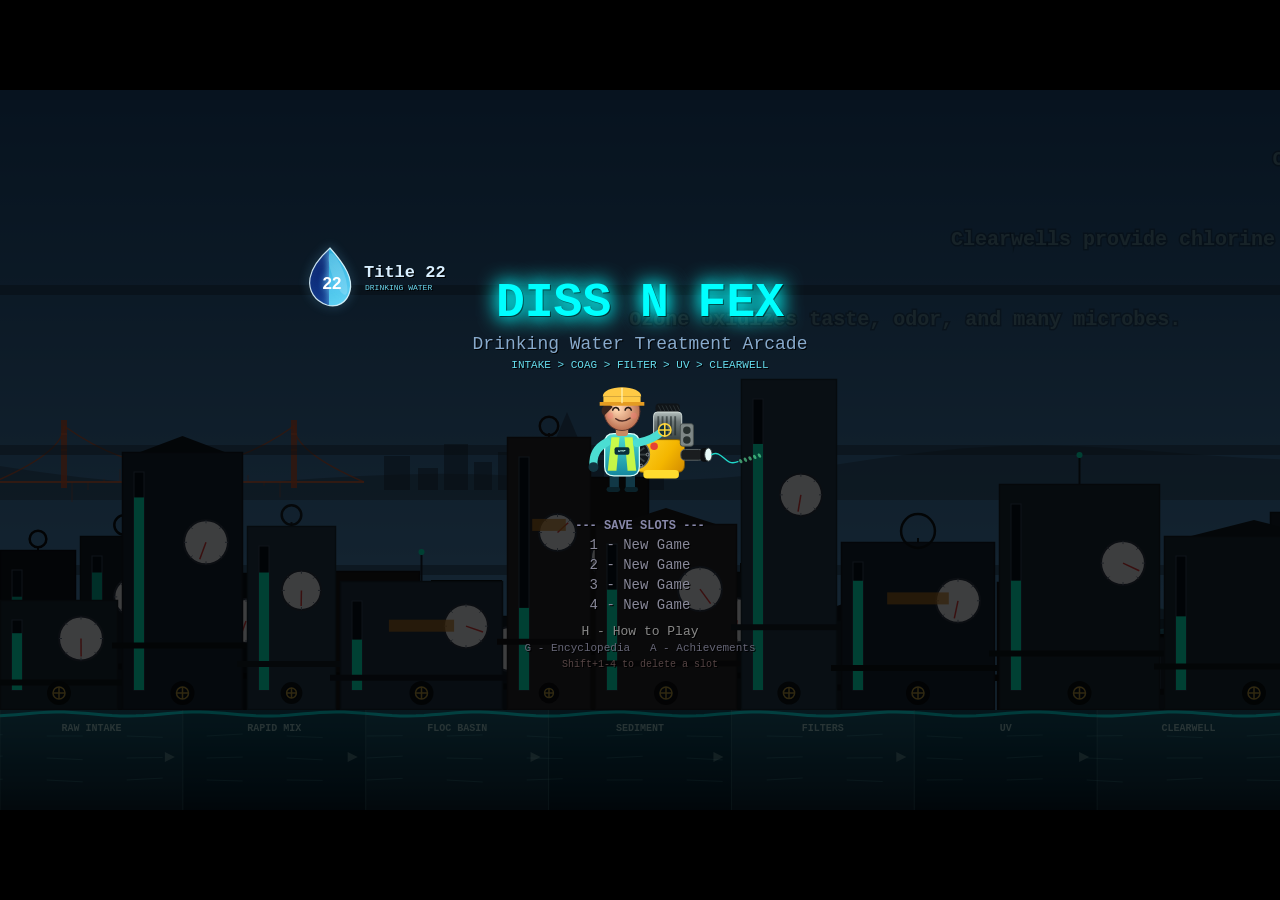
<file: index.html>
<!DOCTYPE html>
<html lang="en">
<head>
    <meta charset="UTF-8">
    <meta name="viewport" content="width=device-width, initial-scale=1.0">
    <title>Diss N Fex - Drinking Water Treatment</title>
    <link rel="stylesheet" href="css/style.css">
</head>
<body>
    <canvas id="gameCanvas"></canvas>

    <!-- Foundation -->
    <script src="js/config.js"></script>
    <script src="js/input.js"></script>
    <script src="js/camera.js"></script>

    <!-- Audio -->
    <script src="js/audio/sfx.js"></script>
    <script src="js/audio/music.js"></script>

    <!-- World -->
    <script src="js/world/building.js?v=wtp-cleanup-20260608"></script>
    <script src="js/world/city.js"></script>
    <script src="js/world/basin-effects.js"></script>

    <!-- Entities -->
    <script src="js/entities/particle.js"></script>
    <script src="js/entities/projectile.js"></script>
    <script src="js/entities/people-types.js"></script>
    <script src="js/entities/pedestrian.js"></script>
    <script src="js/entities/pedestrian-behavior.js"></script>
    <script src="js/entities/operator-rig.js"></script>

    <!-- Systems -->
    <script src="js/systems/collision.js"></script>
    <script src="js/systems/scoring.js"></script>
    <script src="js/systems/waves.js"></script>
    <script src="js/systems/powerups.js"></script>
    <script src="js/systems/treatment-objectives.js"></script>
    <script src="js/systems/progression.js"></script>
    <script src="js/systems/achievements.js"></script>
    <script src="js/systems/save-system.js"></script>
    <script src="js/systems/notification-system.js"></script>
    <script src="js/systems/combo-effects-system.js?v=wtp-cleanup-20260608"></script>

    <!-- UI -->
    <script src="js/ui/text-popup.js"></script>
    <script src="js/ui/hud.js"></script>
    <script src="js/ui/touch-controls.js"></script>
    <script src="js/ui/tutorial.js"></script>
    <script src="js/ui/menu.js"></script>

    <!-- Main -->
    <script src="js/main.js?v=wtp-cleanup-20260608"></script>
</body>
</html>
</file>
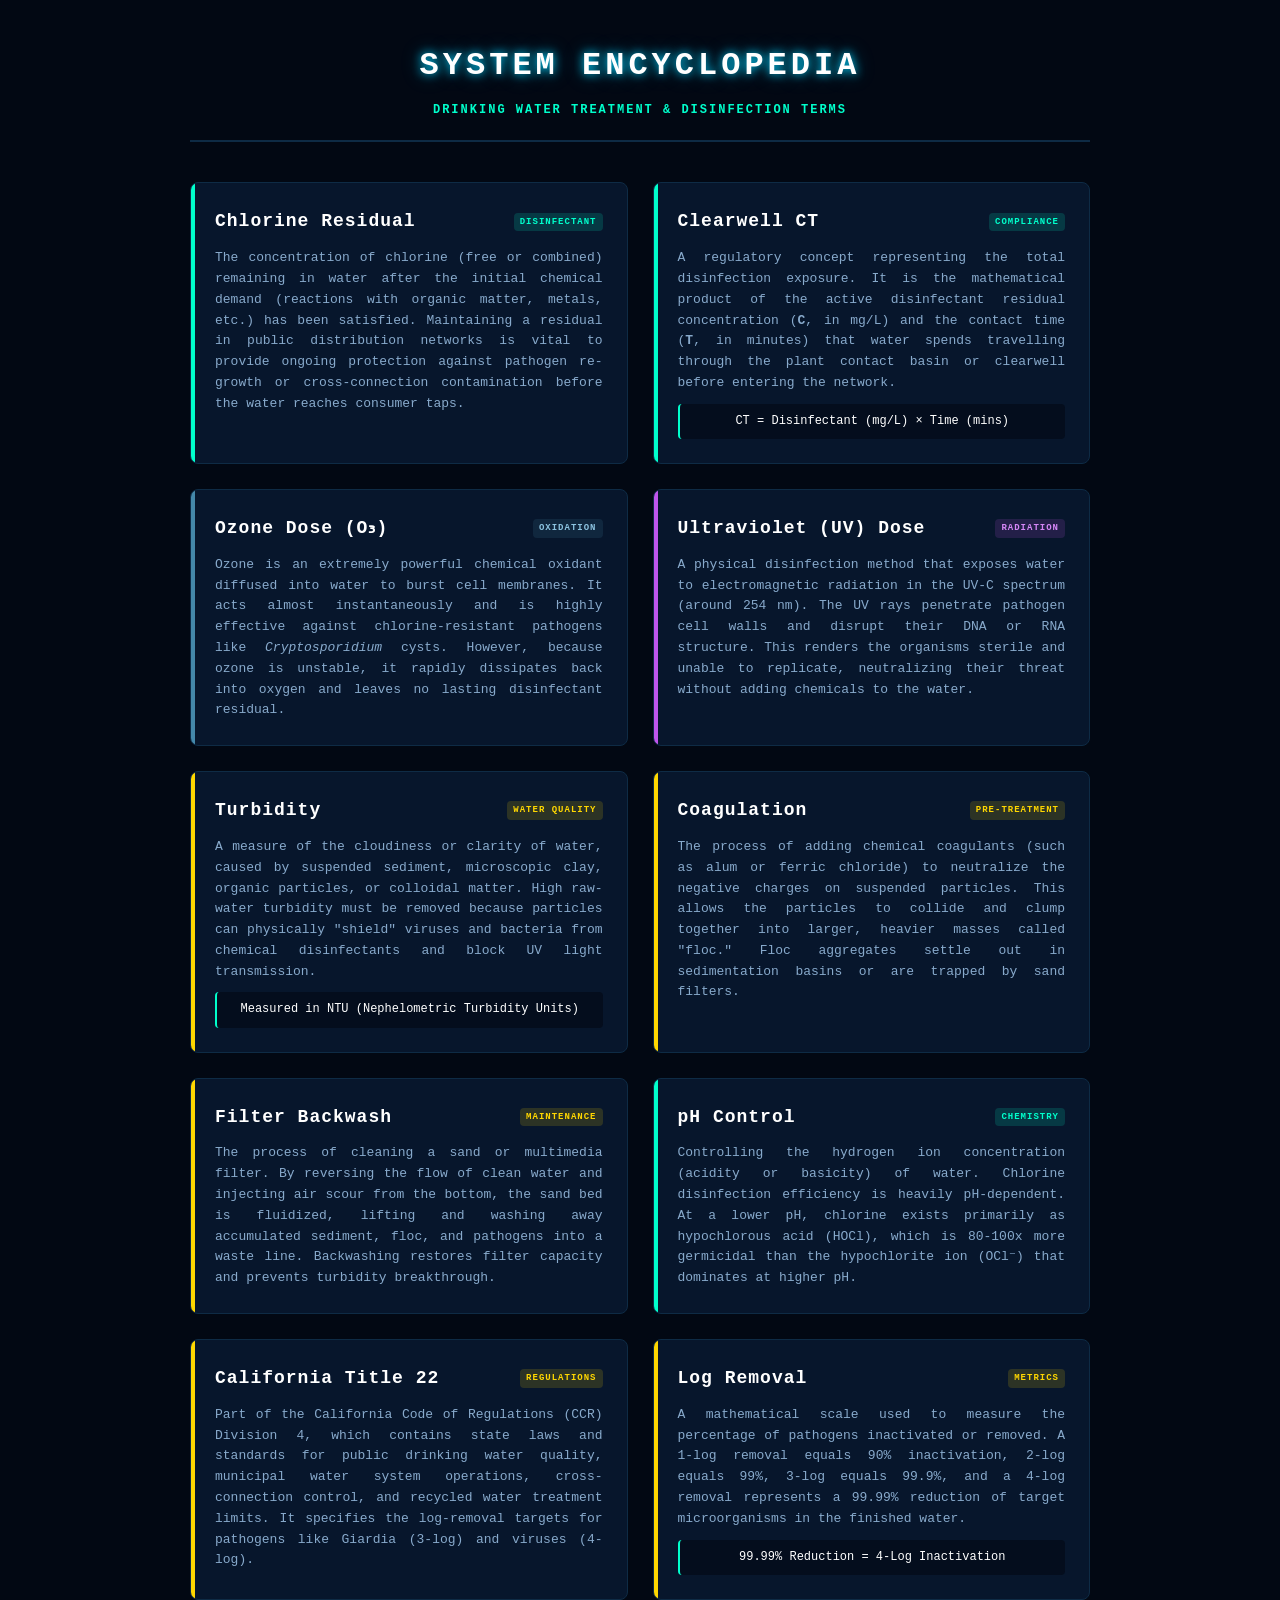
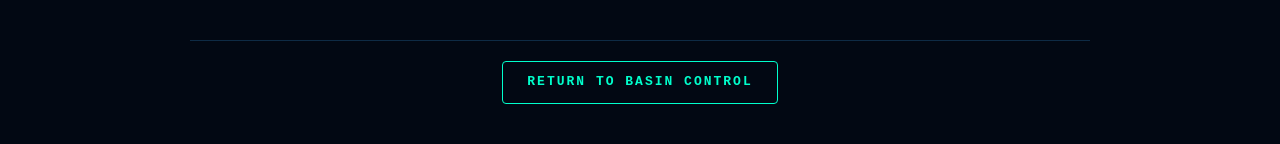
<file: encyclopedia.html>
<!DOCTYPE html>
<html lang="en">
<head>
    <meta charset="UTF-8">
    <meta name="viewport" content="width=device-width, initial-scale=1.0">
    <title>SCADA Disinfection Encyclopedia - Diss N Fex</title>
    <style>
        :root {
            --bg-color: #020813;
            --card-bg: #07162c;
            --border-color: #0e2b45;
            --accent-cyan: #00ffcc;
            --accent-blue: #00d2ff;
            --accent-violet: #bf55ec;
            --accent-yellow: #ffd700;
            --text-main: #e1f7ff;
            --text-dim: #88aacc;
        }

        * {
            box-sizing: border-box;
            margin: 0;
            padding: 0;
        }

        body {
            background-color: var(--bg-color);
            color: var(--text-main);
            font-family: 'Courier New', Courier, monospace;
            line-height: 1.6;
            padding: 40px 20px;
        }

        .container {
            max-width: 900px;
            margin: 0 auto;
        }

        header {
            text-align: center;
            margin-bottom: 40px;
            border-bottom: 2px solid var(--border-color);
            padding-bottom: 20px;
            position: relative;
        }

        h1 {
            font-size: 32px;
            letter-spacing: 4px;
            color: #ffffff;
            text-shadow: 0 0 10px var(--accent-blue), 0 0 20px rgba(0, 210, 255, 0.4);
            margin-bottom: 10px;
        }

        .subtitle {
            font-size: 12px;
            letter-spacing: 2px;
            color: var(--accent-cyan);
            text-transform: uppercase;
            font-weight: bold;
        }

        .grid {
            display: grid;
            grid-template-columns: 1fr;
            gap: 25px;
            margin-bottom: 40px;
        }

        @media (min-width: 768px) {
            .grid {
                grid-template-columns: 1fr 1fr;
            }
        }

        .term-card {
            background-color: var(--card-bg);
            border: 1px solid var(--border-color);
            border-radius: 8px;
            padding: 24px;
            position: relative;
            overflow: hidden;
            transition: all 0.3s ease;
        }

        .term-card::before {
            content: '';
            position: absolute;
            top: 0;
            left: 0;
            width: 4px;
            height: 100%;
            background-color: var(--accent-blue);
        }

        .term-card:hover {
            transform: translateY(-3px);
            border-color: var(--accent-cyan);
            box-shadow: 0 5px 15px rgba(0, 255, 204, 0.1);
        }

        .term-card.chlorine::before { background-color: var(--accent-cyan); }
        .term-card.ozone::before { background-color: #4488aa; }
        .term-card.uv::before { background-color: var(--accent-violet); }
        .term-card.regulatory::before { background-color: var(--accent-yellow); }

        .term-header {
            display: flex;
            justify-content: space-between;
            align-items: center;
            margin-bottom: 12px;
        }

        .term-title {
            font-size: 18px;
            font-weight: bold;
            letter-spacing: 1px;
            color: #ffffff;
        }

        .term-tag {
            font-size: 9px;
            font-weight: bold;
            padding: 2px 6px;
            border-radius: 4px;
            text-transform: uppercase;
            letter-spacing: 1px;
        }

        .chlorine .term-tag { background-color: rgba(0, 255, 204, 0.15); color: var(--accent-cyan); }
        .ozone .term-tag { background-color: rgba(68, 136, 170, 0.15); color: #8cc3e0; }
        .uv .term-tag { background-color: rgba(191, 85, 236, 0.15); color: #d687f7; }
        .regulatory .term-tag { background-color: rgba(255, 215, 0, 0.15); color: var(--accent-yellow); }

        .term-def {
            font-size: 13px;
            color: var(--text-dim);
            text-align: justify;
        }

        .term-equation {
            margin-top: 10px;
            padding: 8px;
            background-color: rgba(2, 8, 19, 0.6);
            border-radius: 4px;
            font-size: 12px;
            color: #ffffff;
            text-align: center;
            border-left: 2px solid var(--accent-cyan);
        }

        footer {
            text-align: center;
            margin-top: 40px;
            padding-top: 20px;
            border-top: 1px solid var(--border-color);
        }

        .btn {
            display: inline-block;
            background-color: transparent;
            color: var(--accent-cyan);
            border: 1px solid var(--accent-cyan);
            padding: 10px 24px;
            font-size: 13px;
            letter-spacing: 2px;
            text-transform: uppercase;
            text-decoration: none;
            font-weight: bold;
            border-radius: 4px;
            cursor: pointer;
            transition: all 0.3s ease;
        }

        .btn:hover {
            background-color: var(--accent-cyan);
            color: var(--bg-color);
            box-shadow: 0 0 15px rgba(0, 255, 204, 0.4);
        }
    </style>
</head>
<body>

<div class="container">
    <header>
        <h1>SYSTEM ENCYCLOPEDIA</h1>
        <div class="subtitle">Drinking Water Treatment & Disinfection Terms</div>
    </header>

    <div class="grid">
        <!-- 1. Chlorine Residual -->
        <div class="term-card chlorine">
            <div class="term-header">
                <span class="term-title">Chlorine Residual</span>
                <span class="term-tag">Disinfectant</span>
            </div>
            <p class="term-def">
                The concentration of chlorine (free or combined) remaining in water after the initial chemical demand (reactions with organic matter, metals, etc.) has been satisfied. Maintaining a residual in public distribution networks is vital to provide ongoing protection against pathogen re-growth or cross-connection contamination before the water reaches consumer taps.
            </p>
        </div>

        <!-- 2. Clearwell CT -->
        <div class="term-card chlorine">
            <div class="term-header">
                <span class="term-title">Clearwell CT</span>
                <span class="term-tag">Compliance</span>
            </div>
            <p class="term-def">
                A regulatory concept representing the total disinfection exposure. It is the mathematical product of the active disinfectant residual concentration (<b>C</b>, in mg/L) and the contact time (<b>T</b>, in minutes) that water spends travelling through the plant contact basin or clearwell before entering the network.
            </p>
            <div class="term-equation">
                CT = Disinfectant (mg/L) &times; Time (mins)
            </div>
        </div>

        <!-- 3. Ozone Disinfection (O3) -->
        <div class="term-card ozone">
            <div class="term-header">
                <span class="term-title">Ozone Dose (O₃)</span>
                <span class="term-tag">Oxidation</span>
            </div>
            <p class="term-def">
                Ozone is an extremely powerful chemical oxidant diffused into water to burst cell membranes. It acts almost instantaneously and is highly effective against chlorine-resistant pathogens like <i>Cryptosporidium</i> cysts. However, because ozone is unstable, it rapidly dissipates back into oxygen and leaves no lasting disinfectant residual.
            </p>
        </div>

        <!-- 4. Ultraviolet (UV) Disinfection -->
        <div class="term-card uv">
            <div class="term-header">
                <span class="term-title">Ultraviolet (UV) Dose</span>
                <span class="term-tag">Radiation</span>
            </div>
            <p class="term-def">
                A physical disinfection method that exposes water to electromagnetic radiation in the UV-C spectrum (around 254 nm). The UV rays penetrate pathogen cell walls and disrupt their DNA or RNA structure. This renders the organisms sterile and unable to replicate, neutralizing their threat without adding chemicals to the water.
            </p>
        </div>

        <!-- 5. Turbidity -->
        <div class="term-card regulatory">
            <div class="term-header">
                <span class="term-title">Turbidity</span>
                <span class="term-tag">Water Quality</span>
            </div>
            <p class="term-def">
                A measure of the cloudiness or clarity of water, caused by suspended sediment, microscopic clay, organic particles, or colloidal matter. High raw-water turbidity must be removed because particles can physically "shield" viruses and bacteria from chemical disinfectants and block UV light transmission.
            </p>
            <div class="term-equation">
                Measured in NTU (Nephelometric Turbidity Units)
            </div>
        </div>

        <!-- 6. Coagulation & Flocculation -->
        <div class="term-card regulatory">
            <div class="term-header">
                <span class="term-title">Coagulation</span>
                <span class="term-tag">Pre-treatment</span>
            </div>
            <p class="term-def">
                The process of adding chemical coagulants (such as alum or ferric chloride) to neutralize the negative charges on suspended particles. This allows the particles to collide and clump together into larger, heavier masses called "floc." Floc aggregates settle out in sedimentation basins or are trapped by sand filters.
            </p>
        </div>

        <!-- 7. Filter Backwash -->
        <div class="term-card regulatory">
            <div class="term-header">
                <span class="term-title">Filter Backwash</span>
                <span class="term-tag">Maintenance</span>
            </div>
            <p class="term-def">
                The process of cleaning a sand or multimedia filter. By reversing the flow of clean water and injecting air scour from the bottom, the sand bed is fluidized, lifting and washing away accumulated sediment, floc, and pathogens into a waste line. Backwashing restores filter capacity and prevents turbidity breakthrough.
            </p>
        </div>

        <!-- 8. pH Adjustment (Shock) -->
        <div class="term-card chlorine">
            <div class="term-header">
                <span class="term-title">pH Control</span>
                <span class="term-tag">Chemistry</span>
            </div>
            <p class="term-def">
                Controlling the hydrogen ion concentration (acidity or basicity) of water. Chlorine disinfection efficiency is heavily pH-dependent. At a lower pH, chlorine exists primarily as hypochlorous acid (HOCl), which is 80-100x more germicidal than the hypochlorite ion (OCl⁻) that dominates at higher pH.
            </p>
        </div>

        <!-- 9. California Title 22 -->
        <div class="term-card regulatory">
            <div class="term-header">
                <span class="term-title">California Title 22</span>
                <span class="term-tag">Regulations</span>
            </div>
            <p class="term-def">
                Part of the California Code of Regulations (CCR) Division 4, which contains state laws and standards for public drinking water quality, municipal water system operations, cross-connection control, and recycled water treatment limits. It specifies the log-removal targets for pathogens like Giardia (3-log) and viruses (4-log).
            </p>
        </div>

        <!-- 10. Log Removal -->
        <div class="term-card regulatory">
            <div class="term-header">
                <span class="term-title">Log Removal</span>
                <span class="term-tag">Metrics</span>
            </div>
            <p class="term-def">
                A mathematical scale used to measure the percentage of pathogens inactivated or removed. A 1-log removal equals 90% inactivation, 2-log equals 99%, 3-log equals 99.9%, and a 4-log removal represents a 99.99% reduction of target microorganisms in the finished water.
            </p>
            <div class="term-equation">
                99.99% Reduction = 4-Log Inactivation
            </div>
        </div>
    </div>

    <footer>
        <a href="#" onclick="window.close(); history.back(); return false;" class="btn">Return to Basin Control</a>
    </footer>
</div>

</body>
</html>
</file>
<file: css/style.css>
* {
    margin: 0;
    padding: 0;
    box-sizing: border-box;
}

html, body {
    width: 100%;
    height: 100%;
    overflow: hidden;
    background: #000;
    font-family: 'Courier New', monospace;
}

#gameCanvas {
    display: block;
    position: absolute;
    top: 50%;
    left: 50%;
    transform: translate(-50%, -50%);
    cursor: crosshair;
}
</file>
